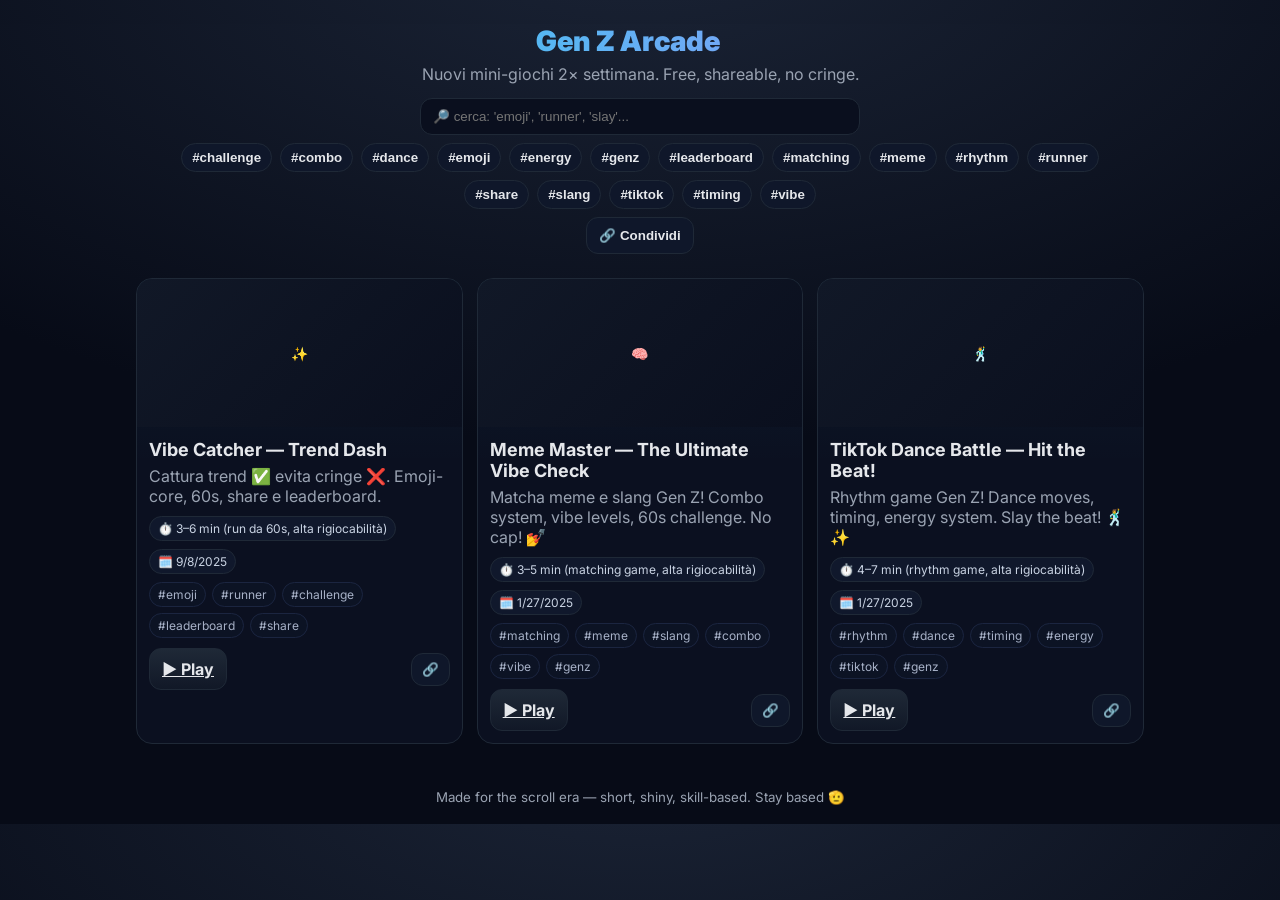
<file: index.html>
<!-- index.html (Site Home) -->
<!DOCTYPE html>
<html lang="it">
  <head>
    <meta charset="UTF-8" />
    <meta name="viewport" content="width=device-width,initial-scale=1,maximum-scale=1,user-scalable=no"/>
    <meta name="theme-color" content="#0b1020" />
    <title>Gen Z Arcade — Fresh Weekly Minis</title>
    <link rel="preconnect" href="https://fonts.googleapis.com" />
    <link rel="preconnect" href="https://fonts.gstatic.com" crossorigin />
    <link href="https://fonts.googleapis.com/css2?family=Inter:wght@400;600;900&display=swap" rel="stylesheet" />
    <link rel="stylesheet" href="src/site.css" />
  </head>
  <body>
    <header class="site-header">
      <h1 class="logo">Gen Z Arcade <span class="pulse">⚡</span></h1>
      <p class="tagline">Nuovi mini-giochi 2× settimana. Free, shareable, no cringe.</p>
      <div class="actions">
        <input id="search" class="search" placeholder="🔎 cerca: 'emoji', 'runner', 'slay'..." />
        <div id="tags" class="tags"></div>
        <button id="shareSite" class="btn share">🔗 Condividi</button>
      </div>
    </header>

    <main class="grid" id="grid" aria-live="polite"></main>

    <footer class="site-footer">
      <small>Made for the scroll era — short, shiny, skill-based. Stay based 🫡</small>
    </footer>

    <template id="cardTmpl">
      <article class="card">
        <div class="thumb"></div>
        <div class="card-body">
          <h3 class="title"></h3>
          <p class="desc"></p>
          <div class="meta">
            <span class="pill duration"></span>
            <span class="pill updated"></span>
          </div>
          <div class="chips"></div>
          <div class="cta">
            <a class="btn play" target="_self" rel="noopener">▶️ Play</a>
            <button class="btn mini share">🔗</button>
          </div>
        </div>
      </article>
    </template>

    <script src="src/site.js"></script>
  </body>
</html>
</file>
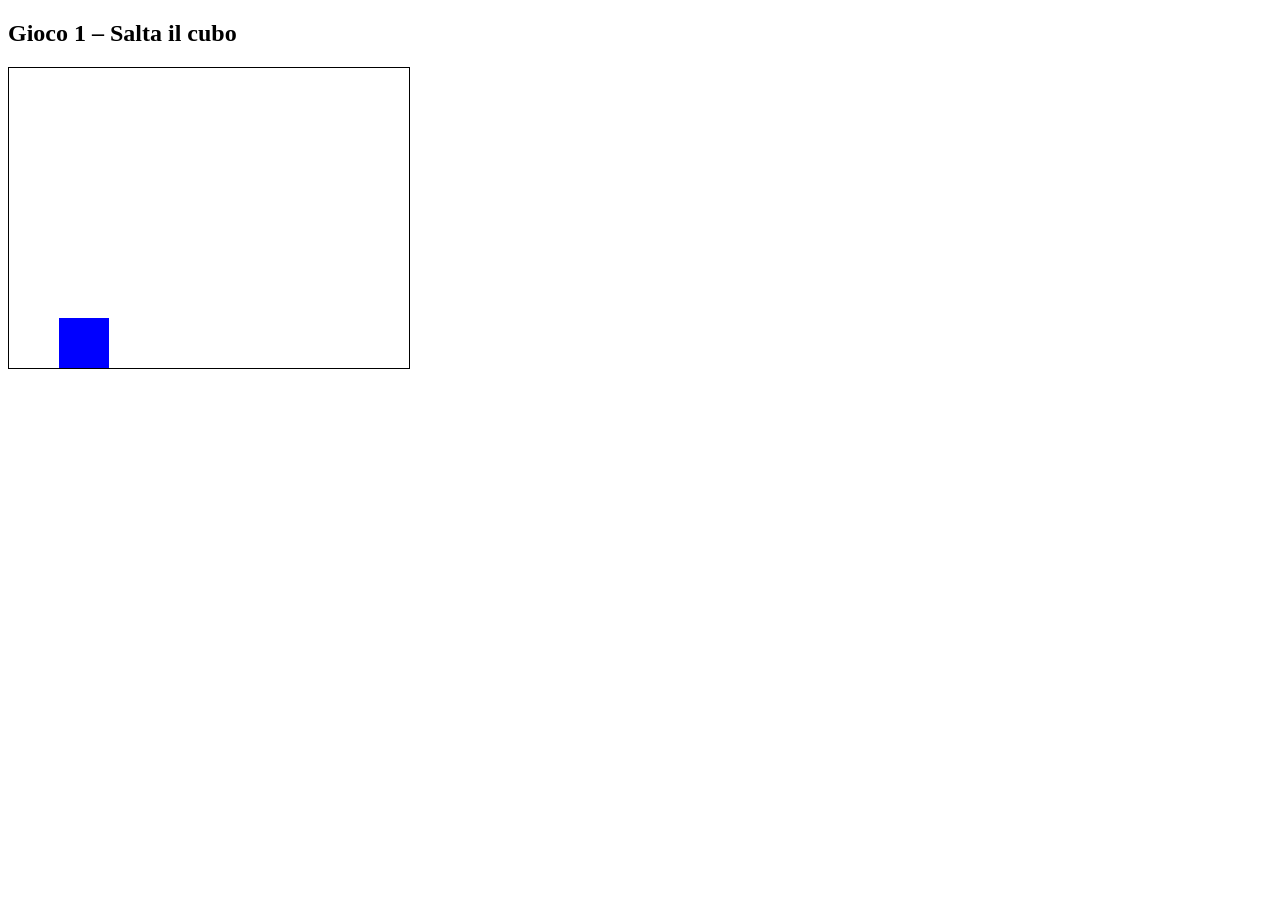
<file: games/game-001/index.html>
<!DOCTYPE html>
<html lang="it">
<head>
  <meta charset="UTF-8" />
  <title>Gioco 1</title>
</head>
<body>
  <h2>Gioco 1 – Salta il cubo</h2>
  <canvas id="gameCanvas" width="400" height="300" style="border:1px solid black;"></canvas>
  <script src="game.js"></script>
</body>
</html>
</file>
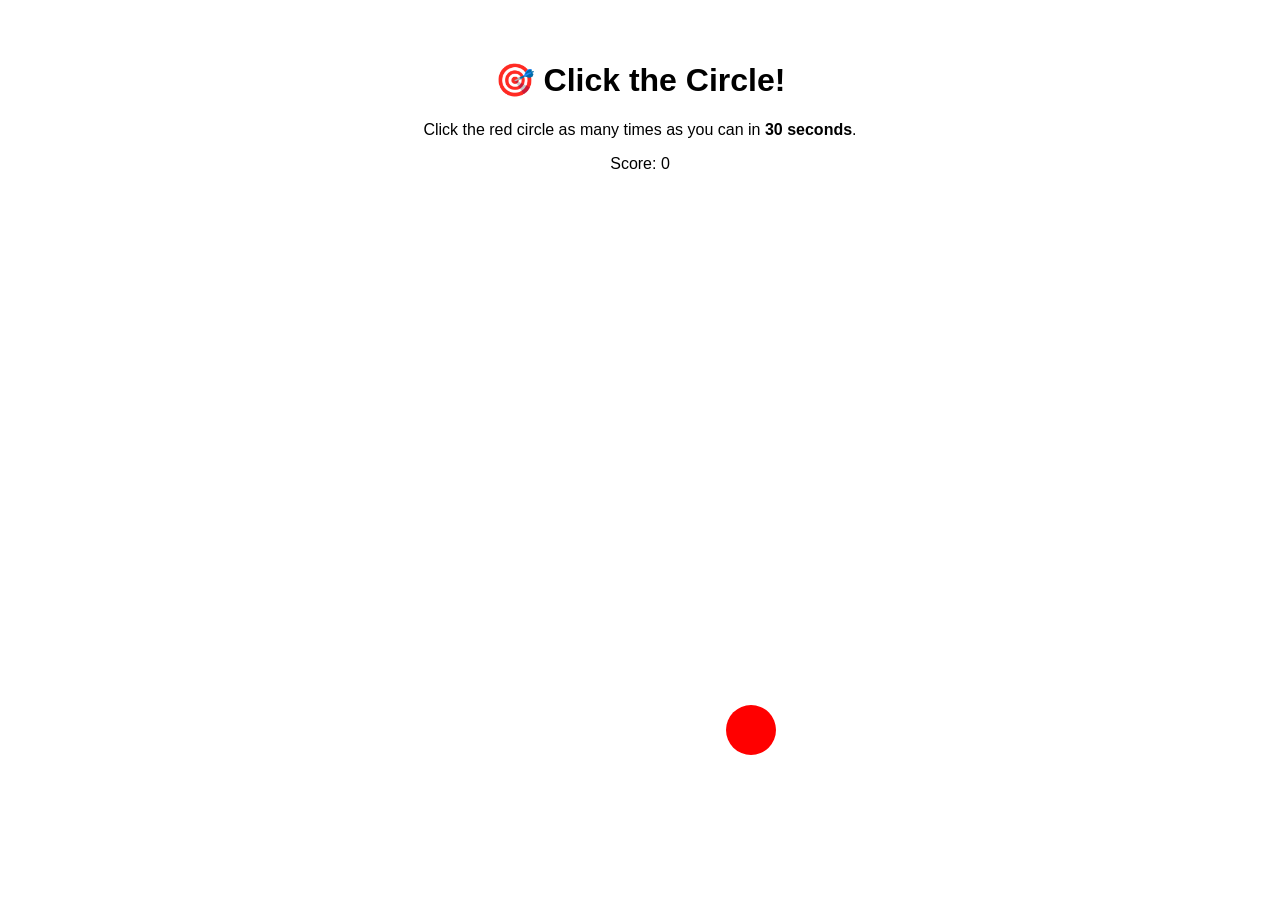
<file: games/game-002_old/index_old.html>
<!DOCTYPE html>
<html lang="en">
<head>
  <meta charset="UTF-8" />
  <title>Game 2 – Click the Circle</title>
  <style>
    body {
      font-family: sans-serif;
      text-align: center;
      padding: 2rem;
    }
    #circle {
      width: 50px;
      height: 50px;
      background-color: red;
      border-radius: 50%;
      position: absolute;
      cursor: pointer;
    }
  </style>
</head>
<body>
  <h1>🎯 Click the Circle!</h1>
  <p>Click the red circle as many times as you can in <strong>30 seconds</strong>.</p>
  <p>Score: <span id="score">0</span></p>
  <div id="circle"></div>

  <script src="game.js"></script>
</body>
</html>
</file>
<file: src/site.css>
/* src/site.css */
:root{
  --bg:#070b17;--panel:#0b1020;--ink:#e5e7eb;--muted:#9aa3b2;
  --line:#1f2937;--acc:#22d3ee;--acc2:#a78bfa;--pill:#10182c;
}
*{box-sizing:border-box}
html,body{margin:0;padding:0;background:radial-gradient(1000px 500px at 50% -10%,#1b2436,var(--bg));color:var(--ink);font-family:Inter,system-ui,-apple-system,Segoe UI,Roboto,Arial,sans-serif}
.site-header{max-width:960px;margin:24px auto 0;padding:0 16px 10px;text-align:center}
.logo{margin:0;font-size:28px;font-weight:900;background:linear-gradient(90deg,var(--acc),var(--acc2));-webkit-background-clip:text;background-clip:text;color:transparent}
.pulse{filter:drop-shadow(0 0 10px rgba(167,139,250,.7))}
.tagline{margin:6px 0 14px;color:var(--muted)}
.actions{display:flex;gap:8px;flex-wrap:wrap;justify-content:center}
.search{flex:1;min-width:220px;max-width:440px;background:#0a0f1e;border:1px solid var(--line);border-radius:12px;padding:10px 12px;color:var(--ink)}
.tags{display:flex;gap:8px;flex-wrap:wrap;justify-content:center}
.tag{background:#0f172a;border:1px solid var(--line);color:var(--ink);padding:6px 10px;border-radius:999px;font-weight:600;cursor:pointer}
.tag.active{border-color:#394153; box-shadow:0 0 0 1px #394153 inset}
.btn{background:#0f172a;border:1px solid var(--line);color:var(--ink);padding:10px 12px;border-radius:12px;font-weight:700;cursor:pointer;transition:transform .06s ease,background .2s}
.btn:hover{transform:translateY(-1px);background:#121a32}
.btn.mini{padding:8px 10px}
.btn.play{background:linear-gradient(180deg,#1f2937,#111827)}
.grid{max-width:1040px;margin:14px auto 24px;padding:0 16px;display:grid;grid-template-columns:repeat(auto-fill,minmax(280px,1fr));gap:14px}
.card{background:linear-gradient(180deg,rgba(34,211,238,.06),transparent 40%),var(--panel);border:1px solid var(--line);border-radius:16px;overflow:hidden;display:flex;flex-direction:column}
.thumb{height:148px;background:linear-gradient(135deg,#111827 0%,#0a0f1e 100%);display:grid;place-items:center;color:#9aa3b2;font-size:14px}
.card-body{padding:12px}
.title{margin:0 0 6px 0;font-size:18px}
.desc{margin:0 0 10px 0;color:var(--muted);min-height:40px}
.meta{display:flex;gap:8px;flex-wrap:wrap;margin-bottom:8px}
.pill{background:var(--pill);border:1px solid var(--line);padding:4px 8px;border-radius:999px;color:#c9d3e3;font-size:12px}
.chips{display:flex;gap:6px;flex-wrap:wrap;margin-bottom:10px}
.chip{background:#0c1324;border:1px solid #1b2540;padding:4px 8px;border-radius:999px;color:#a7b1c7;font-size:12px}
.cta{display:flex;gap:8px;align-items:center;justify-content:space-between}
.site-footer{text-align:center;color:var(--muted);padding:18px}
@media (hover:none){.btn:hover{transform:none}}
</file>
